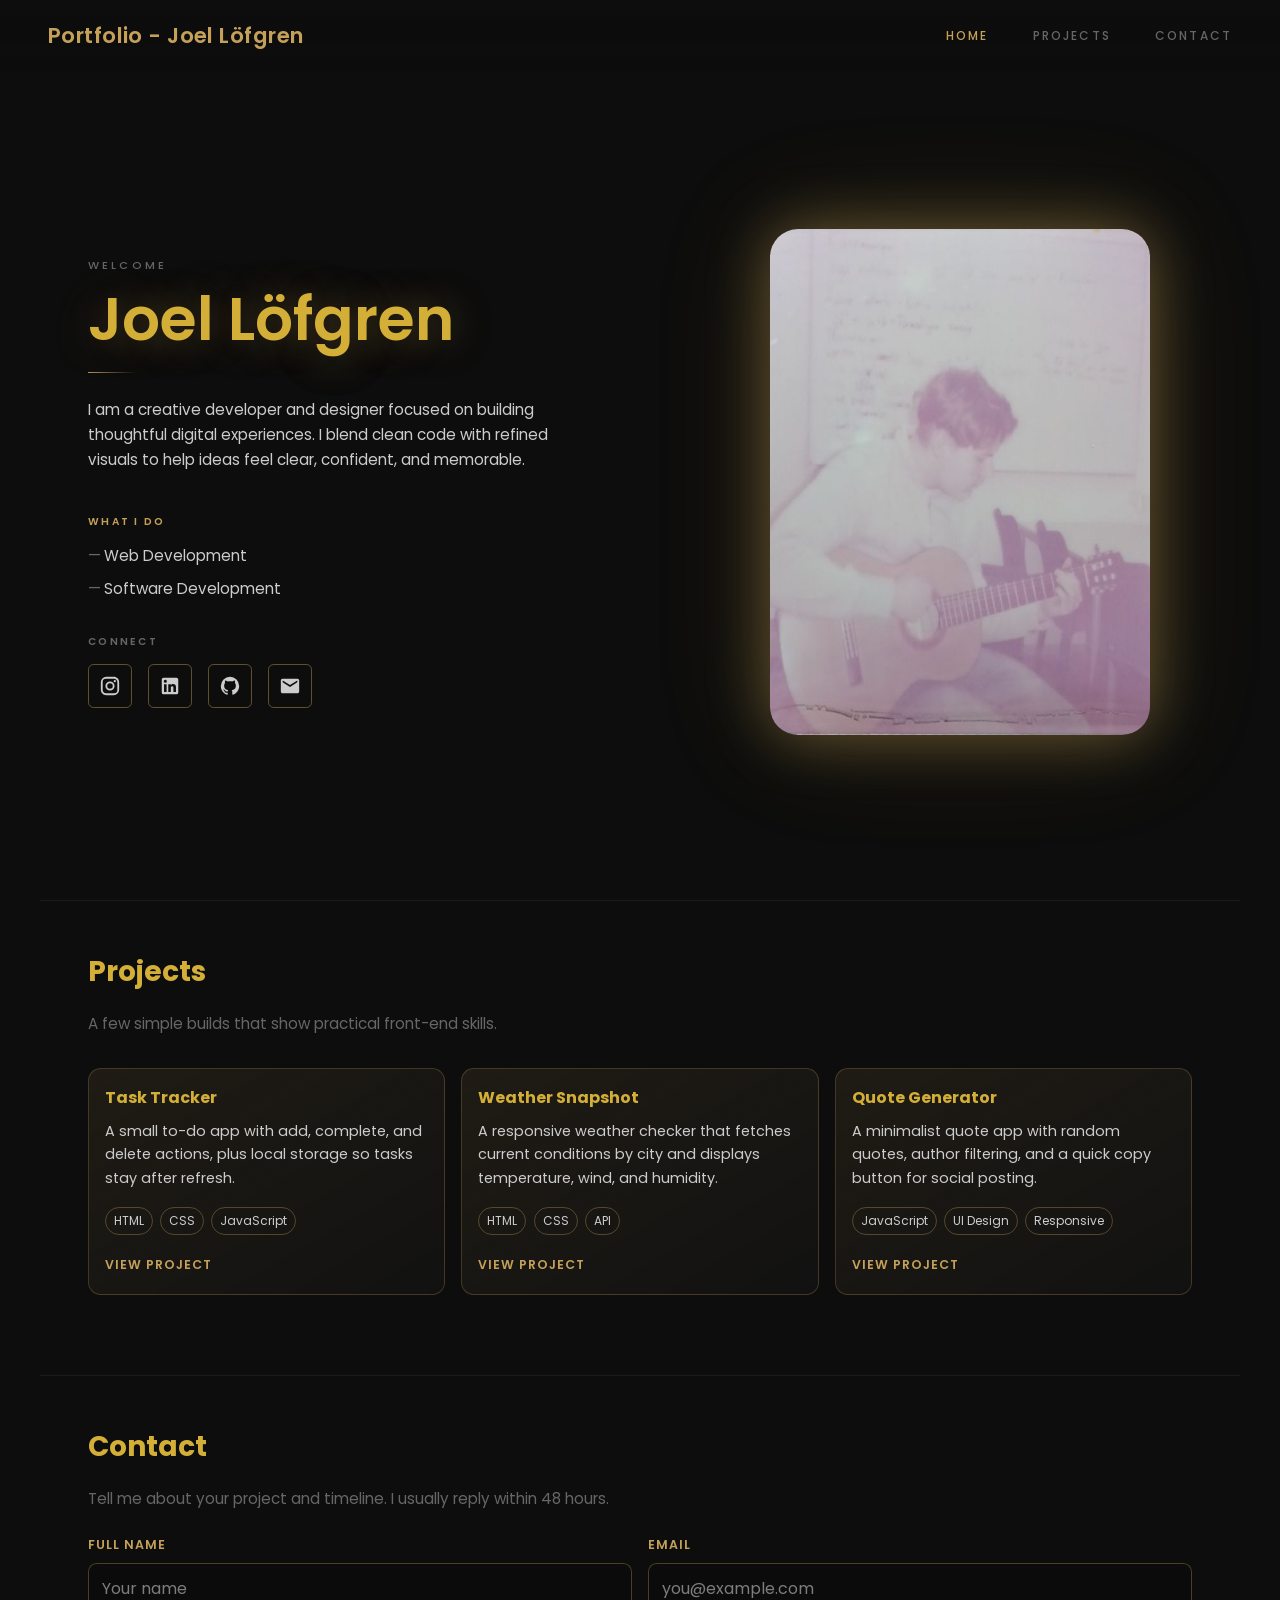
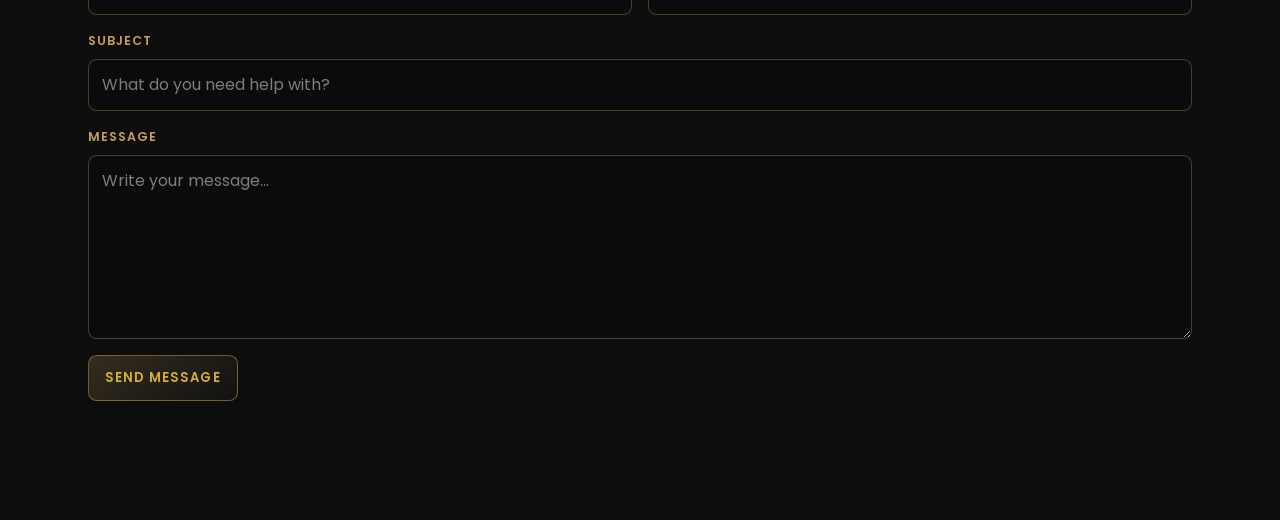
<file: index.html>
<!DOCTYPE html>
<html lang="en">
  <head>
    <meta charset="UTF-8" />
    <meta name="viewport" content="width=device-width, initial-scale=1.0" />
    <title>Portfolio - Joel Löfgren</title>
    <link rel="preconnect" href="https://fonts.googleapis.com" />
    <link rel="preconnect" href="https://fonts.gstatic.com" crossorigin />
    <link href="https://fonts.googleapis.com/css2?family=Poppins:wght@400;500;600;700&display=swap" rel="stylesheet" />
    <link rel="stylesheet" href="styles.css" />
  </head>
  <body>
    <header class="site-header">
      <a href="#home" class="logo">Portfolio - Joel Löfgren</a>
      <nav class="nav" aria-label="Main">
        <a href="#home" class="nav__link nav__link--active" data-section="home">Home</a>
        <a href="#projects" class="nav__link" data-section="projects">Projects</a>
        <a href="#contact" class="nav__link" data-section="contact">Contact</a>
      </nav>
    </header>

    <main>
      <section id="home" class="hero">
        <div class="hero__content">
          <p class="eyebrow">Welcome</p>
          <h1 class="hero__name">Joel Löfgren</h1>
          <span class="hero__divider" aria-hidden="true"></span>
          <p class="hero__bio">
            I am a creative developer and designer focused on building thoughtful digital experiences.
            I blend clean code with refined visuals to help ideas feel clear, confident, and memorable.
          </p>

          <h2 class="section-label section-label--gold">What I do</h2>
          <ul class="services">
            <li>Web Development</li>
            <li>Software Development</li>
          </ul>

          <h2 class="section-label section-label--muted">Connect</h2>
          <div class="socials">
            <a href="https://instagram.com/joellofgren08" class="social" aria-label="Instagram" target="_blank" rel="noopener noreferrer">
              <svg viewBox="0 0 24 24" width="22" height="22" aria-hidden="true"><path fill="currentColor" d="M7.8 2h8.4C19.4 2 22 4.6 22 7.8v8.4a5.8 5.8 0 0 1-5.8 5.8H7.8C4.6 22 2 19.4 2 16.2V7.8A5.8 5.8 0 0 1 7.8 2m-.2 2A3.6 3.6 0 0 0 4 7.6v8.8C4 18.39 5.61 20 7.6 20h8.8a3.6 3.6 0 0 0 3.6-3.6V7.6C20 5.61 18.39 4 16.4 4H7.6m9.65 1.5a1.25 1.25 0 0 1 1.25 1.25A1.25 1.25 0 0 1 17.25 8 1.25 1.25 0 0 1 16 6.75a1.25 1.25 0 0 1 1.25-1.25M12 7a5 5 0 0 1 5 5 5 5 0 0 1-5 5 5 5 0 0 1-5-5 5 5 0 0 1 5-5m0 2a3 3 0 0 0-3 3 3 3 0 0 0 3 3 3 3 0 0 0 3-3 3 3 0 0 0-3-3z"/></svg>
            </a>
            <a href="https://www.linkedin.com/in/joel-löfgren-ab2899235/" class="social" aria-label="LinkedIn" target="_blank" rel="noopener noreferrer">
              <svg viewBox="0 0 24 24" width="22" height="22" aria-hidden="true"><path fill="currentColor" d="M19 3a2 2 0 0 1 2 2v14a2 2 0 0 1-2 2H5a2 2 0 0 1-2-2V5a2 2 0 0 1 2-2h14m-.5 15.5v-5.3a3.26 3.26 0 0 0-3.26-3.26c-.85 0-1.84.52-2.32 1.3v-1.11h-2.79v8.37h2.79v-4.93c0-.77.62-1.4 1.39-1.4a1.4 1.4 0 0 1 1.4 1.4v4.93h2.79M6.88 8.56a1.68 1.68 0 0 0 1.68-1.68c0-.93-.75-1.69-1.68-1.69a1.69 1.69 0 0 0-1.69 1.69c0 .93.76 1.68 1.69 1.68m1.39 9.94v-8.37H5.5v8.37h2.77z"/></svg>
            </a>
            <a href="https://github.com/JoelLofgrenn" class="social" aria-label="GitHub" target="_blank" rel="noopener noreferrer">
              <svg viewBox="0 0 24 24" width="22" height="22" aria-hidden="true"><path fill="currentColor" d="M12 2A10 10 0 0 0 2 12c0 4.42 2.87 8.17 6.84 9.5.5.08.66-.23.66-.5v-1.69c-2.77.6-3.36-1.34-3.36-1.34-.46-1.16-1.11-1.47-1.11-1.47-.91-.62.07-.6.07-.6 1 .07 1.53 1.03 1.53 1.03.87 1.52 2.34 1.07 2.91.83.09-.65.35-1.09.63-1.34-2.22-.25-4.55-1.11-4.55-4.92 0-1.11.38-2 1.03-2.71-.1-.25-.45-1.29.1-2.64 0 0 .84-.27 2.75 1.02.79-.22 1.65-.33 2.5-.33.85 0 1.71.11 2.5.33 1.91-1.29 2.75-1.02 2.75-1.02.55 1.35.2 2.39.1 2.64.65.71 1.03 1.6 1.03 2.71 0 3.82-2.34 4.66-4.57 4.91.36.31.69.92.69 1.85V21c0 .27.16.59.67.5C19.14 20.16 22 16.42 22 12A10 10 0 0 0 12 2z"/></svg>
            </a>
            <a href="mailto:joel.daizy.lofgren@gmail.com" class="social" aria-label="Email">
              <svg viewBox="0 0 24 24" width="22" height="22" aria-hidden="true"><path fill="currentColor" d="M20 4H4c-1.1 0-2 .9-2 2v12c0 1.1.9 2 2 2h16c1.1 0 2-.9 2-2V6c0-1.1-.9-2-2-2zm0 4-8 5L4 8V6l8 5 8-5v2z"/></svg>
            </a>
          </div>
        </div>

        <div class="hero__visual">
          <div class="hero__frame">
            <img src="image2.jpg" alt="Portrait" width="480" height="640" />
          </div>
        </div>
      </section>

      <section id="projects" class="panel">
        <h2 class="panel__title">Projects</h2>
        <p class="panel__text">
          A few simple builds that show practical front-end skills.
        </p>
        <div class="projects-grid">
          <article class="project-card">
            <h3 class="project-card__title">Task Tracker</h3>
            <p class="project-card__text">
              A small to-do app with add, complete, and delete actions, plus local storage so tasks stay after refresh.
            </p>
            <ul class="project-card__stack" aria-label="Task Tracker tech stack">
              <li>HTML</li>
              <li>CSS</li>
              <li>JavaScript</li>
            </ul>
            <a href="task-tracker.html" class="project-card__link">View project</a>
          </article>

          <article class="project-card">
            <h3 class="project-card__title">Weather Snapshot</h3>
            <p class="project-card__text">
              A responsive weather checker that fetches current conditions by city and displays temperature, wind, and humidity.
            </p>
            <ul class="project-card__stack" aria-label="Weather Snapshot tech stack">
              <li>HTML</li>
              <li>CSS</li>
              <li>API</li>
            </ul>
            <a href="weather-snapshot.html" class="project-card__link">View project</a>
          </article>

          <article class="project-card">
            <h3 class="project-card__title">Quote Generator</h3>
            <p class="project-card__text">
              A minimalist quote app with random quotes, author filtering, and a quick copy button for social posting.
            </p>
            <ul class="project-card__stack" aria-label="Quote Generator tech stack">
              <li>JavaScript</li>
              <li>UI Design</li>
              <li>Responsive</li>
            </ul>
            <a href="quote-generator.html" class="project-card__link">View project</a>
          </article>
        </div>
      </section>

      <section id="contact" class="panel">
        <h2 class="panel__title">Contact</h2>
        <p class="panel__text">
          Tell me about your project and timeline. I usually reply within 48 hours.
        </p>
        <form id="contactForm" class="contact-form" novalidate>
          <div class="contact-form__grid">
            <div class="contact-field">
              <label for="name">Full Name</label>
              <input type="text" id="name" name="name" placeholder="Your name" required />
            </div>

            <div class="contact-field">
              <label for="email">Email</label>
              <input type="email" id="email" name="email" placeholder="you@example.com" required />
            </div>
          </div>

          <div class="contact-field">
            <label for="subject">Subject</label>
            <input type="text" id="subject" name="subject" placeholder="What do you need help with?" required />
          </div>

          <div class="contact-field">
            <label for="message">Message</label>
            <textarea id="message" name="message" rows="6" placeholder="Write your message..." required></textarea>
          </div>

          <button type="submit" class="contact-form__submit">Send Message</button>
          <p id="contactStatus" class="contact-form__status" aria-live="polite"></p>
        </form>
      </section>
    </main>

    <script src="script.js"></script>
  </body>
</html>
</file>
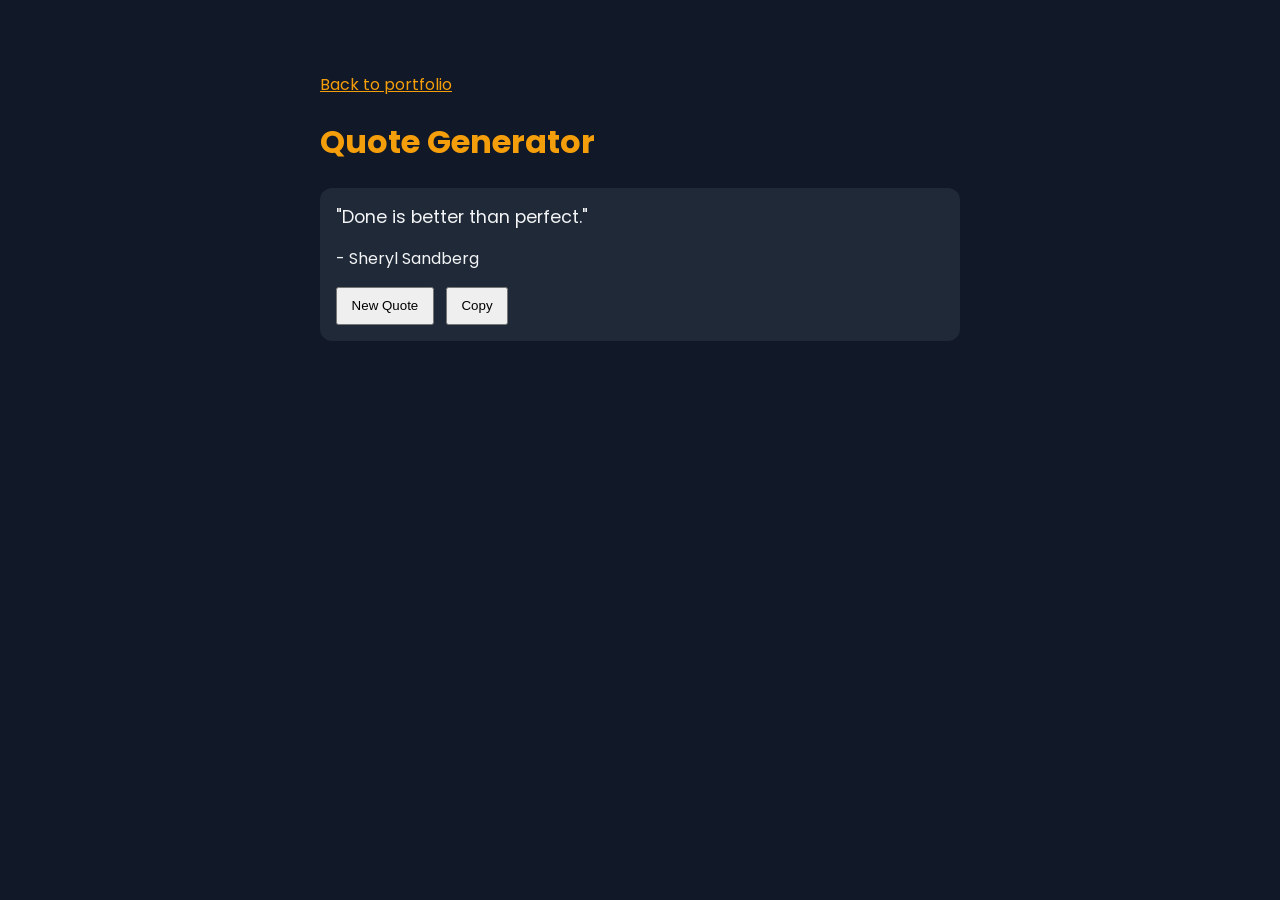
<file: quote-generator.html>
<!DOCTYPE html>
<html lang="en">
  <head>
    <meta charset="UTF-8" />
    <meta name="viewport" content="width=device-width, initial-scale=1.0" />
    <title>Quote Generator</title>
    <link rel="preconnect" href="https://fonts.googleapis.com" />
    <link rel="preconnect" href="https://fonts.gstatic.com" crossorigin />
    <link href="https://fonts.googleapis.com/css2?family=Poppins:wght@400;500;600;700&display=swap" rel="stylesheet" />
    <style>
      body {
        margin: 0;
        font-family: "Poppins", sans-serif;
        background: #111827;
        color: #f3f4f6;
      }
      main {
        max-width: 640px;
        margin: 3rem auto;
        padding: 1.5rem;
      }
      h1 { color: #f59e0b; }
      .card {
        margin-top: 1rem;
        background: #1f2937;
        border-radius: 0.75rem;
        padding: 1rem;
      }
      blockquote {
        margin: 0 0 0.75rem;
        font-size: 1.1rem;
      }
      button {
        padding: 0.6rem 0.85rem;
        margin-right: 0.5rem;
        cursor: pointer;
      }
      a { color: #f59e0b; }
    </style>
  </head>
  <body>
    <main>
      <a href="../index.html">Back to portfolio</a>
      <h1>Quote Generator</h1>
      <div class="card">
        <blockquote id="quote">Click "New Quote" to begin.</blockquote>
        <p id="author"></p>
        <button id="newQuote">New Quote</button>
        <button id="copyQuote">Copy</button>
      </div>
    </main>
    <script>
      const quotes = [
        { text: "Start where you are. Use what you have. Do what you can.", author: "Arthur Ashe" },
        { text: "Simplicity is the soul of efficiency.", author: "Austin Freeman" },
        { text: "Done is better than perfect.", author: "Sheryl Sandberg" },
        { text: "Small progress is still progress.", author: "Unknown" },
      ];

      const quoteEl = document.getElementById("quote");
      const authorEl = document.getElementById("author");
      const newBtn = document.getElementById("newQuote");
      const copyBtn = document.getElementById("copyQuote");

      function pickQuote() {
        const item = quotes[Math.floor(Math.random() * quotes.length)];
        quoteEl.textContent = `"${item.text}"`;
        authorEl.textContent = `- ${item.author}`;
      }

      newBtn.addEventListener("click", pickQuote);
      copyBtn.addEventListener("click", async () => {
        const text = `${quoteEl.textContent} ${authorEl.textContent}`;
        try {
          await navigator.clipboard.writeText(text);
          copyBtn.textContent = "Copied!";
          setTimeout(() => {
            copyBtn.textContent = "Copy";
          }, 1200);
        } catch (error) {
          copyBtn.textContent = "Cannot copy";
        }
      });

      pickQuote();
    </script>
  </body>
</html>
</file>
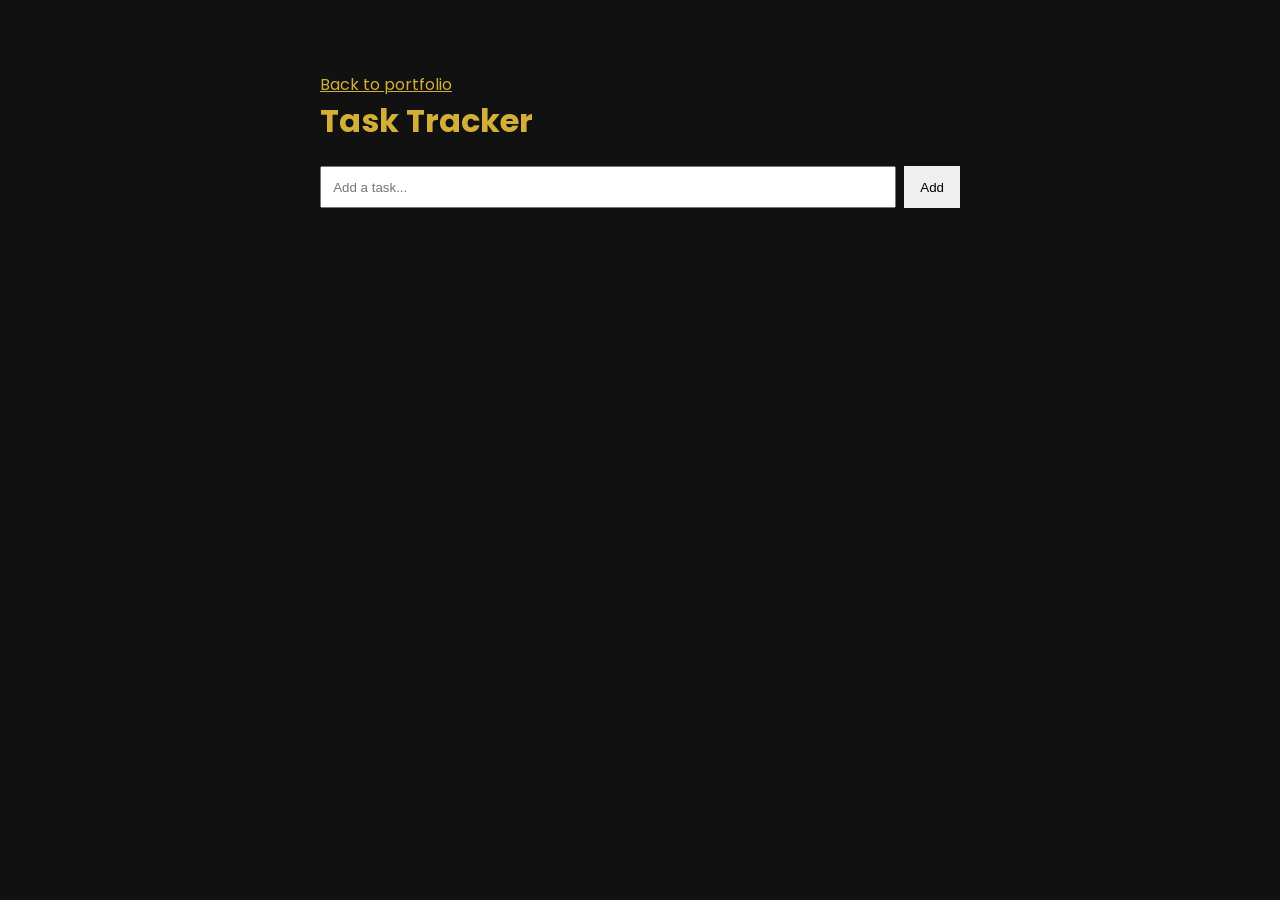
<file: task-tracker.html>
<!DOCTYPE html>
<html lang="en">
  <head>
    <meta charset="UTF-8" />
    <meta name="viewport" content="width=device-width, initial-scale=1.0" />
    <title>Task Tracker</title>
    <link rel="preconnect" href="https://fonts.googleapis.com" />
    <link rel="preconnect" href="https://fonts.gstatic.com" crossorigin />
    <link href="https://fonts.googleapis.com/css2?family=Poppins:wght@400;500;600;700&display=swap" rel="stylesheet" />
    <style>
      body {
        margin: 0;
        font-family: "Poppins", sans-serif;
        background: #111;
        color: #eee;
      }
      main {
        max-width: 640px;
        margin: 3rem auto;
        padding: 1.5rem;
      }
      h1 {
        margin-top: 0;
        color: #d4af37;
      }
      .row {
        display: flex;
        gap: 0.5rem;
      }
      input {
        flex: 1;
        padding: 0.7rem;
      }
      button {
        padding: 0.7rem 1rem;
        border: 0;
        cursor: pointer;
      }
      ul {
        list-style: none;
        padding: 0;
      }
      li {
        display: flex;
        justify-content: space-between;
        align-items: center;
        background: #1b1b1b;
        margin-top: 0.6rem;
        padding: 0.6rem 0.8rem;
      }
      li.done span {
        text-decoration: line-through;
        opacity: 0.6;
      }
      a {
        color: #d4af37;
      }
    </style>
  </head>
  <body>
    <main>
      <a href="../index.html">Back to portfolio</a>
      <h1>Task Tracker</h1>
      <div class="row">
        <input id="taskInput" type="text" placeholder="Add a task..." />
        <button id="addBtn">Add</button>
      </div>
      <ul id="taskList"></ul>
    </main>
    <script>
      const input = document.getElementById("taskInput");
      const addBtn = document.getElementById("addBtn");
      const list = document.getElementById("taskList");
      const storageKey = "task-tracker-items";
      let tasks = JSON.parse(localStorage.getItem(storageKey) || "[]");

      function save() {
        localStorage.setItem(storageKey, JSON.stringify(tasks));
      }

      function render() {
        list.innerHTML = "";
        tasks.forEach((task, index) => {
          const item = document.createElement("li");
          if (task.done) item.classList.add("done");
          item.innerHTML = `<span>${task.text}</span>
            <div>
              <button data-action="toggle">Done</button>
              <button data-action="delete">Delete</button>
            </div>`;

          item.querySelectorAll("button").forEach((btn) => {
            btn.addEventListener("click", () => {
              if (btn.dataset.action === "toggle") tasks[index].done = !tasks[index].done;
              if (btn.dataset.action === "delete") tasks.splice(index, 1);
              save();
              render();
            });
          });
          list.appendChild(item);
        });
      }

      function addTask() {
        const text = input.value.trim();
        if (!text) return;
        tasks.push({ text, done: false });
        input.value = "";
        save();
        render();
      }

      addBtn.addEventListener("click", addTask);
      input.addEventListener("keydown", (event) => {
        if (event.key === "Enter") addTask();
      });

      render();
    </script>
  </body>
</html>
</file>
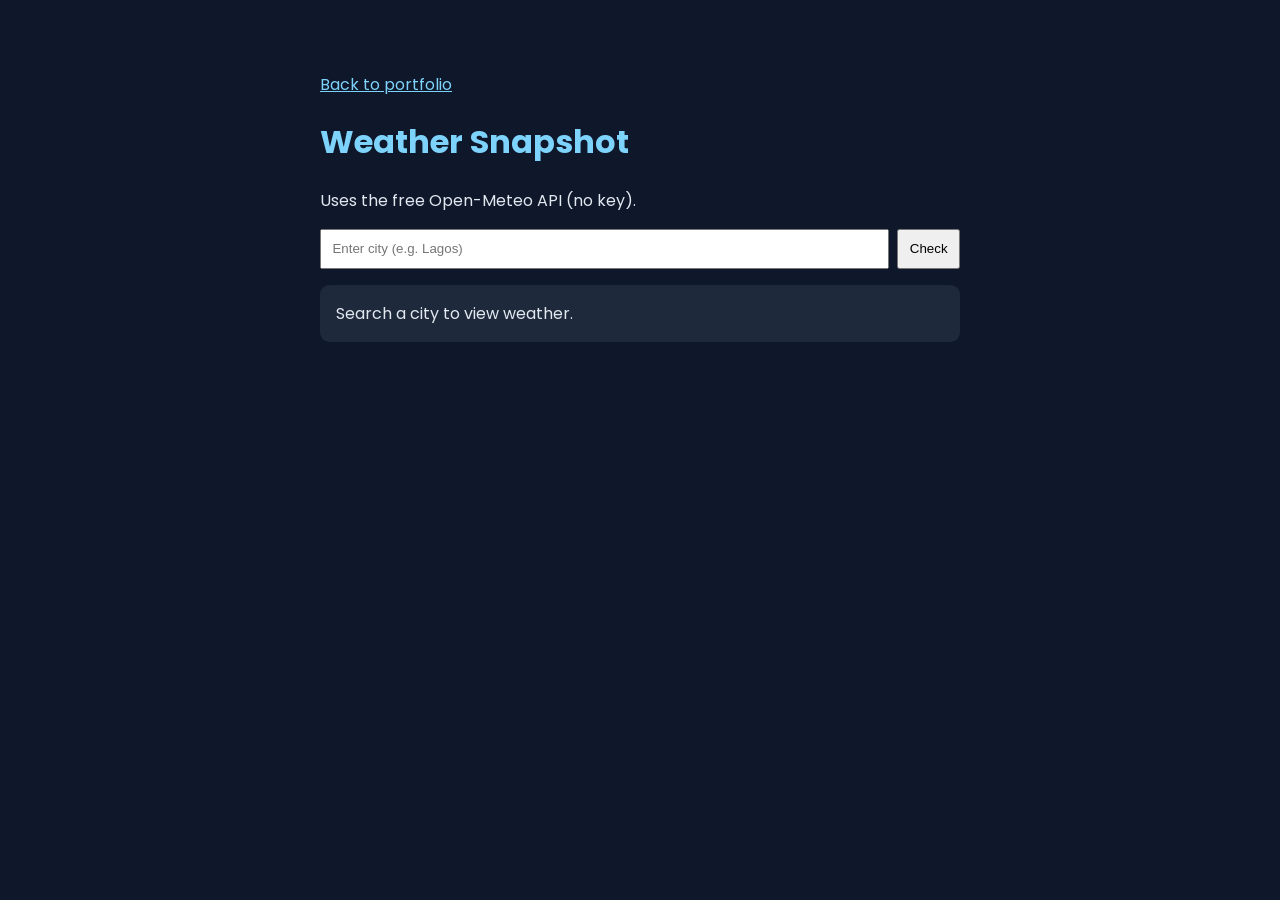
<file: weather-snapshot.html>
<!DOCTYPE html>
<html lang="en">
  <head>
    <meta charset="UTF-8" />
    <meta name="viewport" content="width=device-width, initial-scale=1.0" />
    <title>Weather Snapshot</title>
    <link rel="preconnect" href="https://fonts.googleapis.com" />
    <link rel="preconnect" href="https://fonts.gstatic.com" crossorigin />
    <link href="https://fonts.googleapis.com/css2?family=Poppins:wght@400;500;600;700&display=swap" rel="stylesheet" />
    <style>
      body {
        margin: 0;
        font-family: "Poppins", sans-serif;
        background: #0f172a;
        color: #e2e8f0;
      }
      main {
        max-width: 640px;
        margin: 3rem auto;
        padding: 1.5rem;
      }
      h1 { color: #7dd3fc; }
      .row {
        display: flex;
        gap: 0.5rem;
      }
      input, button {
        padding: 0.65rem;
      }
      input { flex: 1; }
      .card {
        margin-top: 1rem;
        padding: 1rem;
        background: #1e293b;
        border-radius: 0.6rem;
      }
      a { color: #7dd3fc; }
    </style>
  </head>
  <body>
    <main>
      <a href="../index.html">Back to portfolio</a>
      <h1>Weather Snapshot</h1>
      <p>Uses the free Open-Meteo API (no key).</p>
      <div class="row">
        <input id="city" type="text" placeholder="Enter city (e.g. Lagos)" />
        <button id="check">Check</button>
      </div>
      <div id="result" class="card">Search a city to view weather.</div>
    </main>
    <script>
      const cityInput = document.getElementById("city");
      const result = document.getElementById("result");
      const btn = document.getElementById("check");

      async function getWeather() {
        const city = cityInput.value.trim();
        if (!city) return;
        result.textContent = "Loading...";
        try {
          const geoRes = await fetch(
            `https://geocoding-api.open-meteo.com/v1/search?name=${encodeURIComponent(city)}&count=1`
          );
          const geoData = await geoRes.json();
          if (!geoData.results || !geoData.results.length) {
            result.textContent = "City not found.";
            return;
          }
          const place = geoData.results[0];
          const weatherRes = await fetch(
            `https://api.open-meteo.com/v1/forecast?latitude=${place.latitude}&longitude=${place.longitude}&current=temperature_2m,relative_humidity_2m,wind_speed_10m`
          );
          const weatherData = await weatherRes.json();
          const current = weatherData.current;
          result.innerHTML = `
            <strong>${place.name}, ${place.country}</strong><br />
            Temperature: ${current.temperature_2m}°C<br />
            Humidity: ${current.relative_humidity_2m}%<br />
            Wind: ${current.wind_speed_10m} km/h
          `;
        } catch (error) {
          result.textContent = "Could not fetch weather right now.";
        }
      }

      btn.addEventListener("click", getWeather);
      cityInput.addEventListener("keydown", (event) => {
        if (event.key === "Enter") getWeather();
      });
    </script>
  </body>
</html>
</file>
<file: styles.css>
/* Portfolio — dark theme, gold accents (HTML/CSS only) */

:root {
  --bg: #0d0d0d;
  --bg-elevated: #121212;
  --gold: #c5a059;
  --gold-soft: #d4af37;
  --text: #cccccc;
  --text-muted: #666666;
  --font-serif: "Poppins", system-ui, -apple-system, sans-serif;
  --font-sans: "Poppins", system-ui, -apple-system, sans-serif;
  --header-h: 5rem;
  --container-max: 1200px;
  --glow-text: 0 0 40px rgba(197, 160, 89, 0.35), 0 0 80px rgba(197, 160, 89, 0.12);
  --glow-frame: 0 0 60px rgba(197, 160, 89, 0.45), 0 0 120px rgba(212, 175, 55, 0.15);
}

*,
*::before,
*::after {
  box-sizing: border-box;
}

html {
  scroll-behavior: smooth;
}

body {
  margin: 0;
  min-height: 100vh;
  background: var(--bg);
  color: var(--text);
  font-family: var(--font-sans);
  font-size: 1rem;
  line-height: 1.65;
  -webkit-font-smoothing: antialiased;
  overflow-x: hidden;
}

a {
  color: inherit;
  text-decoration: none;
}

img {
  max-width: 100%;
  height: auto;
  display: block;
}

/* —— Header —— */
.site-header {
  position: fixed;
  top: 0;
  left: 0;
  right: 0;
  z-index: 100;
  display: flex;
  align-items: center;
  justify-content: space-between;
  padding: 1.1rem clamp(1rem, 4vw, 3rem);
  background: linear-gradient(to bottom, var(--bg) 0%, rgba(13, 13, 13, 0.92) 70%, transparent 100%);
}

.logo {
  font-family: var(--font-serif);
  font-size: 1.35rem;
  font-weight: 600;
  letter-spacing: 0.02em;
  color: var(--gold);
}

.nav {
  display: flex;
  gap: clamp(1.5rem, 4vw, 2.75rem);
}

.nav__link {
  font-size: 0.75rem;
  font-weight: 500;
  letter-spacing: 0.18em;
  text-transform: uppercase;
  color: var(--text-muted);
  transition: color 0.2s ease;
}

.nav__link:hover,
.nav__link:focus-visible {
  color: var(--gold-soft);
}

.nav__link--active {
  color: var(--gold);
}

/* —— Hero two columns —— */
main {
  padding-top: var(--header-h);
}

.hero {
  display: grid;
  grid-template-columns: minmax(0, 1.1fr) minmax(0, 0.9fr);
  gap: clamp(2rem, 6vw, 4.5rem);
  align-items: center;
  min-height: calc(100vh - var(--header-h));
  padding: clamp(2rem, 5vw, 4rem) clamp(1rem, 4vw, 3rem) clamp(3rem, 7vw, 5rem);
  max-width: var(--container-max);
  margin: 0 auto;
}

.hero__content {
  max-width: 34rem;
}

.eyebrow {
  margin: 0 0 0.75rem;
  font-size: 0.7rem;
  font-weight: 500;
  letter-spacing: 0.28em;
  text-transform: uppercase;
  color: var(--text-muted);
}

.hero__name {
  margin: 0;
  font-family: var(--font-serif);
  font-size: clamp(2.5rem, 6vw, 3.75rem);
  font-weight: 600;
  line-height: 1.1;
  color: var(--gold-soft);
  text-shadow: var(--glow-text);
}

.hero__divider {
  display: block;
  width: 3rem;
  height: 1px;
  margin: 1.25rem 0 1.5rem;
  background: linear-gradient(90deg, var(--gold), transparent);
  opacity: 0.9;
}

.hero__bio {
  margin: 0 0 2.5rem;
  font-size: 0.95rem;
  color: var(--text);
  max-width: 32rem;
}

.section-label {
  margin: 0 0 0.85rem;
  font-size: 0.65rem;
  font-weight: 600;
  letter-spacing: 0.22em;
  text-transform: uppercase;
  font-family: var(--font-sans);
}

.section-label--gold {
  color: var(--gold);
}

.section-label--muted {
  margin-top: 2rem;
  color: var(--text-muted);
}

.services {
  margin: 0;
  padding: 0;
  list-style: none;
  font-size: 0.95rem;
  color: var(--text);
}

.services li {
  position: relative;
  padding-left: 1rem;
  margin-bottom: 0.5rem;
}

.services li::before {
  content: "—";
  position: absolute;
  left: 0;
  color: var(--text-muted);
}

/* Social icons */
.socials {
  display: flex;
  gap: 1rem;
  flex-wrap: wrap;
}

.social {
  display: inline-flex;
  align-items: center;
  justify-content: center;
  width: 2.75rem;
  height: 2.75rem;
  border: 1px solid rgba(197, 160, 89, 0.45);
  border-radius: 0.35rem;
  color: var(--text);
  transition: border-color 0.2s ease, color 0.2s ease, box-shadow 0.2s ease;
}

.social:hover,
.social:focus-visible {
  color: var(--gold-soft);
  border-color: var(--gold-soft);
  box-shadow: 0 0 20px rgba(197, 160, 89, 0.2);
}

.social:focus-visible {
  outline: 2px solid var(--gold);
  outline-offset: 2px;
}

/* Right column — image */
.hero__visual {
  display: flex;
  justify-content: center;
  align-items: center;
}

.hero__frame {
  position: relative;
  width: min(100%, 380px);
  border-radius: 1.75rem;
  overflow: hidden;
  box-shadow: var(--glow-frame);
  background: linear-gradient(145deg, #1a1208 0%, #0d0d0d 50%, #2a1810 100%);
}

.hero__frame img {
  width: 100%;
  aspect-ratio: 3 / 4;
  object-fit: cover;
  vertical-align: middle;
}

/* Secondary sections */
.panel {
  max-width: var(--container-max);
  margin: 0 auto;
  padding: 3rem clamp(1rem, 4vw, 3rem) 5rem;
  border-top: 1px solid rgba(255, 255, 255, 0.06);
}

.panel__text {
  max-width: 50rem;
}

.panel__title {
  margin: 0 0 1rem;
  font-family: var(--font-serif);
  font-size: 1.75rem;
  color: var(--gold-soft);
}

.panel__text {
  margin: 0;
  color: var(--text-muted);
  font-size: 0.95rem;
}

.projects-grid {
  margin-top: 2rem;
  display: grid;
  grid-template-columns: repeat(auto-fit, minmax(240px, 1fr));
  gap: 1rem;
}

.project-card {
  background: linear-gradient(150deg, rgba(197, 160, 89, 0.1), rgba(18, 18, 18, 0.95));
  border: 1px solid rgba(197, 160, 89, 0.25);
  border-radius: 0.8rem;
  padding: 1rem;
}

.project-card__title {
  margin: 0 0 0.5rem;
  font-size: 1rem;
  color: var(--gold-soft);
}

.project-card__text {
  margin: 0 0 1rem;
  color: var(--text);
  font-size: 0.9rem;
}

.project-card__stack {
  margin: 0 0 1rem;
  padding: 0;
  list-style: none;
  display: flex;
  flex-wrap: wrap;
  gap: 0.45rem;
}

.project-card__stack li {
  padding: 0.2rem 0.5rem;
  border-radius: 999px;
  border: 1px solid rgba(197, 160, 89, 0.35);
  color: var(--text);
  font-size: 0.75rem;
}

.project-card__link {
  font-size: 0.78rem;
  font-weight: 600;
  letter-spacing: 0.08em;
  text-transform: uppercase;
  color: var(--gold);
}

.project-card__link:hover,
.project-card__link:focus-visible {
  color: var(--gold-soft);
}

/* Contact form */
.contact-form {
  margin-top: 1.5rem;
  display: grid;
  gap: 1rem;
}

.contact-form__grid {
  display: grid;
  grid-template-columns: repeat(2, minmax(0, 1fr));
  gap: 1rem;
}

.contact-field {
  display: grid;
  gap: 0.45rem;
}

.contact-field label {
  color: var(--gold);
  font-size: 0.78rem;
  letter-spacing: 0.08em;
  text-transform: uppercase;
  font-weight: 600;
}

.contact-field input,
.contact-field textarea {
  width: 100%;
  padding: 0.75rem 0.8rem;
  border-radius: 0.55rem;
  border: 1px solid rgba(197, 160, 89, 0.35);
  background: rgba(12, 12, 12, 0.9);
  color: var(--text);
  font: inherit;
  transition: border-color 0.2s ease, box-shadow 0.2s ease;
}

.contact-field textarea {
  resize: vertical;
  min-height: 130px;
}

.contact-field input::placeholder,
.contact-field textarea::placeholder {
  color: #7d7d7d;
}

.contact-field input:focus-visible,
.contact-field textarea:focus-visible {
  border-color: var(--gold-soft);
  box-shadow: 0 0 0 3px rgba(212, 175, 55, 0.15);
  outline: none;
}

.contact-form__submit {
  justify-self: start;
  border: 1px solid rgba(197, 160, 89, 0.5);
  background: linear-gradient(145deg, rgba(197, 160, 89, 0.22), rgba(18, 18, 18, 0.95));
  color: var(--gold-soft);
  border-radius: 0.55rem;
  padding: 0.7rem 1rem;
  font: inherit;
  font-size: 0.82rem;
  font-weight: 600;
  letter-spacing: 0.08em;
  text-transform: uppercase;
  cursor: pointer;
  transition: border-color 0.2s ease, color 0.2s ease, box-shadow 0.2s ease;
}

.contact-form__submit:hover,
.contact-form__submit:focus-visible {
  border-color: var(--gold-soft);
  box-shadow: 0 0 22px rgba(197, 160, 89, 0.22);
}

.contact-form__status {
  margin: 0.2rem 0 0;
  min-height: 1.2rem;
  color: var(--text-muted);
  font-size: 0.9rem;
}

.contact-form__status--error {
  color: #ff8a8a;
}

.contact-form__status--success {
  color: #9ce29c;
}

/* —— Responsive —— */
@media (max-width: 900px) {
  :root {
    --header-h: 4.6rem;
  }

  .hero {
    grid-template-columns: 1fr;
    min-height: auto;
    gap: 1.5rem;
  }

  .hero__visual {
    order: -1;
  }

  .hero__frame {
    width: min(280px, 70vw);
  }

  .contact-form__grid {
    grid-template-columns: 1fr;
  }
}

@media (max-width: 640px) {
  .site-header {
    padding: 0.9rem 0.9rem;
  }

  .logo {
    font-size: 1.05rem;
  }

  .hero {
    padding: 1.2rem 0.9rem 2.6rem;
  }

  .panel {
    padding: 2.2rem 0.9rem 3.2rem;
  }

  .hero__name {
    font-size: clamp(2rem, 10vw, 2.5rem);
  }

  .hero__bio {
    font-size: 0.92rem;
  }

  .project-card {
    padding: 0.9rem;
  }
}

@media (max-width: 480px) {
  .nav {
    gap: 0.75rem;
  }

  .nav__link {
    font-size: 0.6rem;
    letter-spacing: 0.1em;
  }

  .social {
    width: 2.5rem;
    height: 2.5rem;
  }

  .contact-form__submit {
    width: 100%;
    justify-self: stretch;
    text-align: center;
  }
}

@media (min-width: 1400px) {
  :root {
    --container-max: 1320px;
  }

  .hero__frame {
    width: min(100%, 420px);
  }
}
</file>
